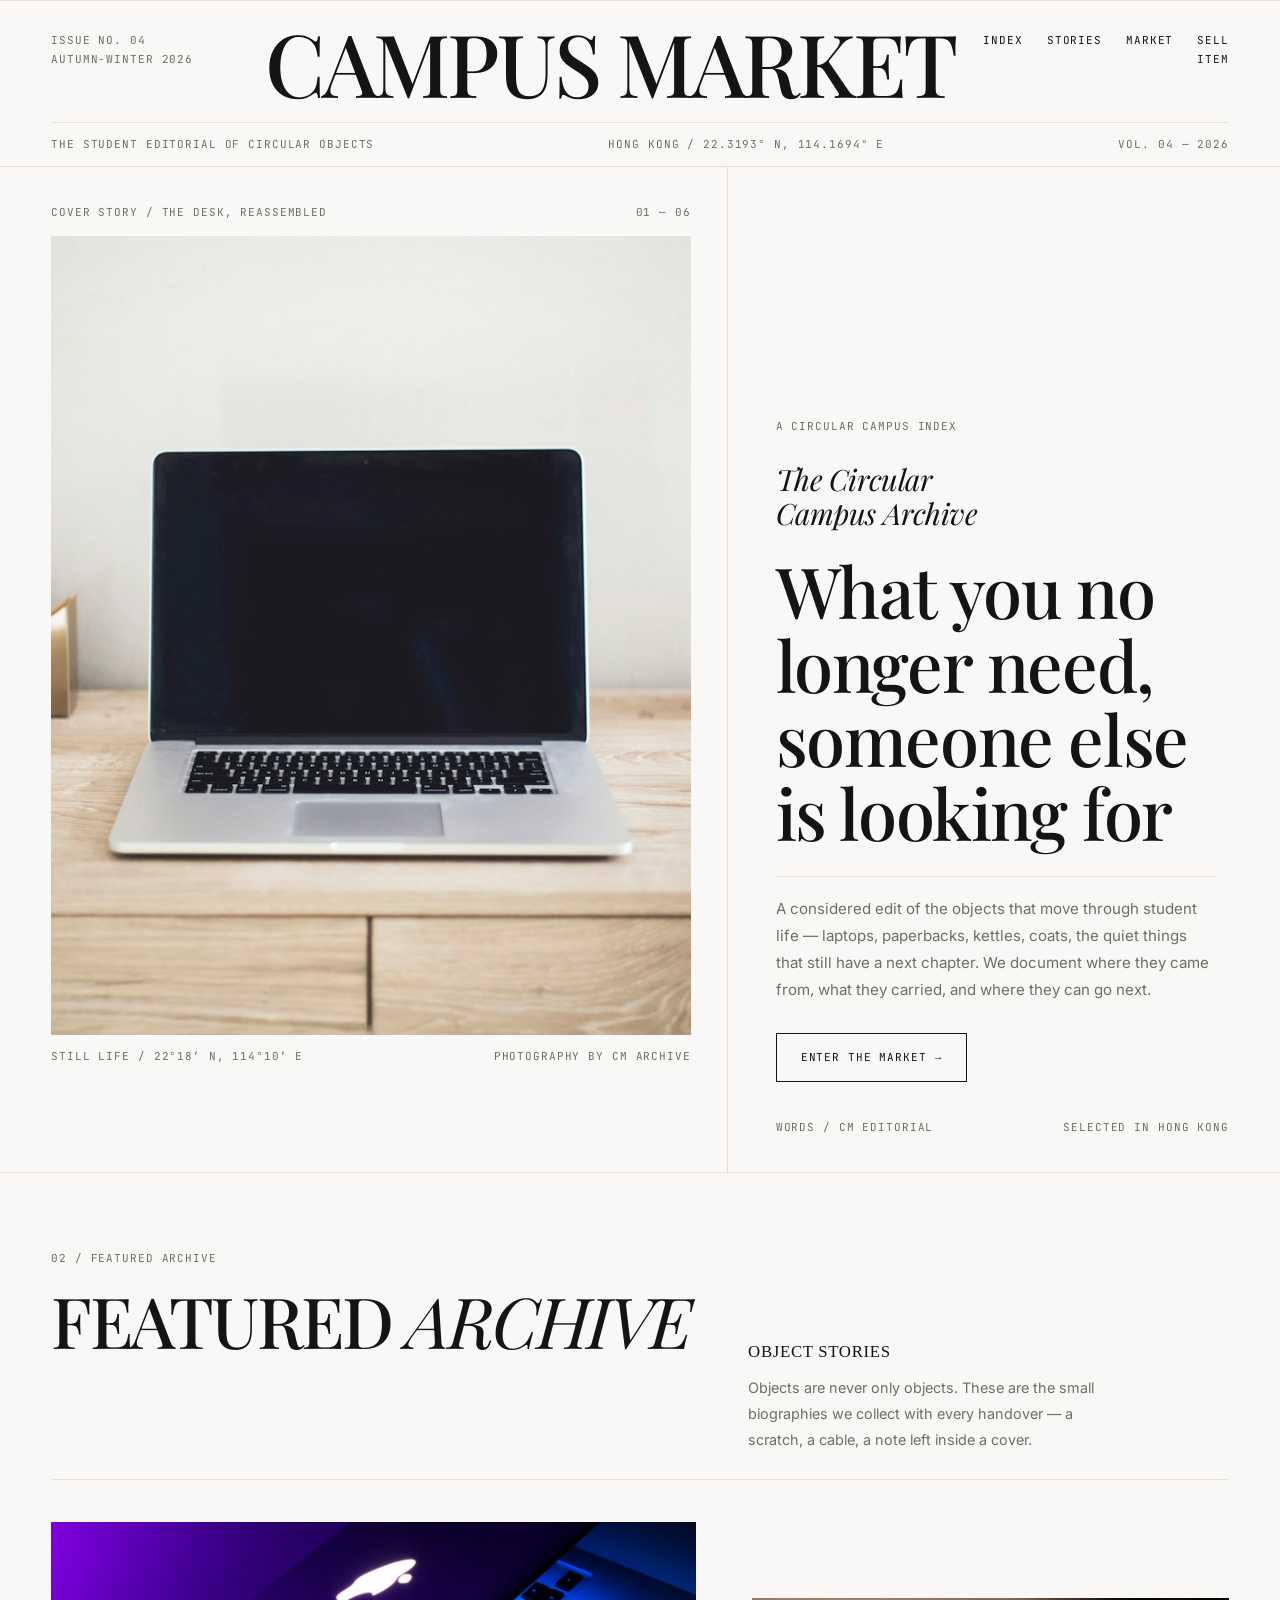
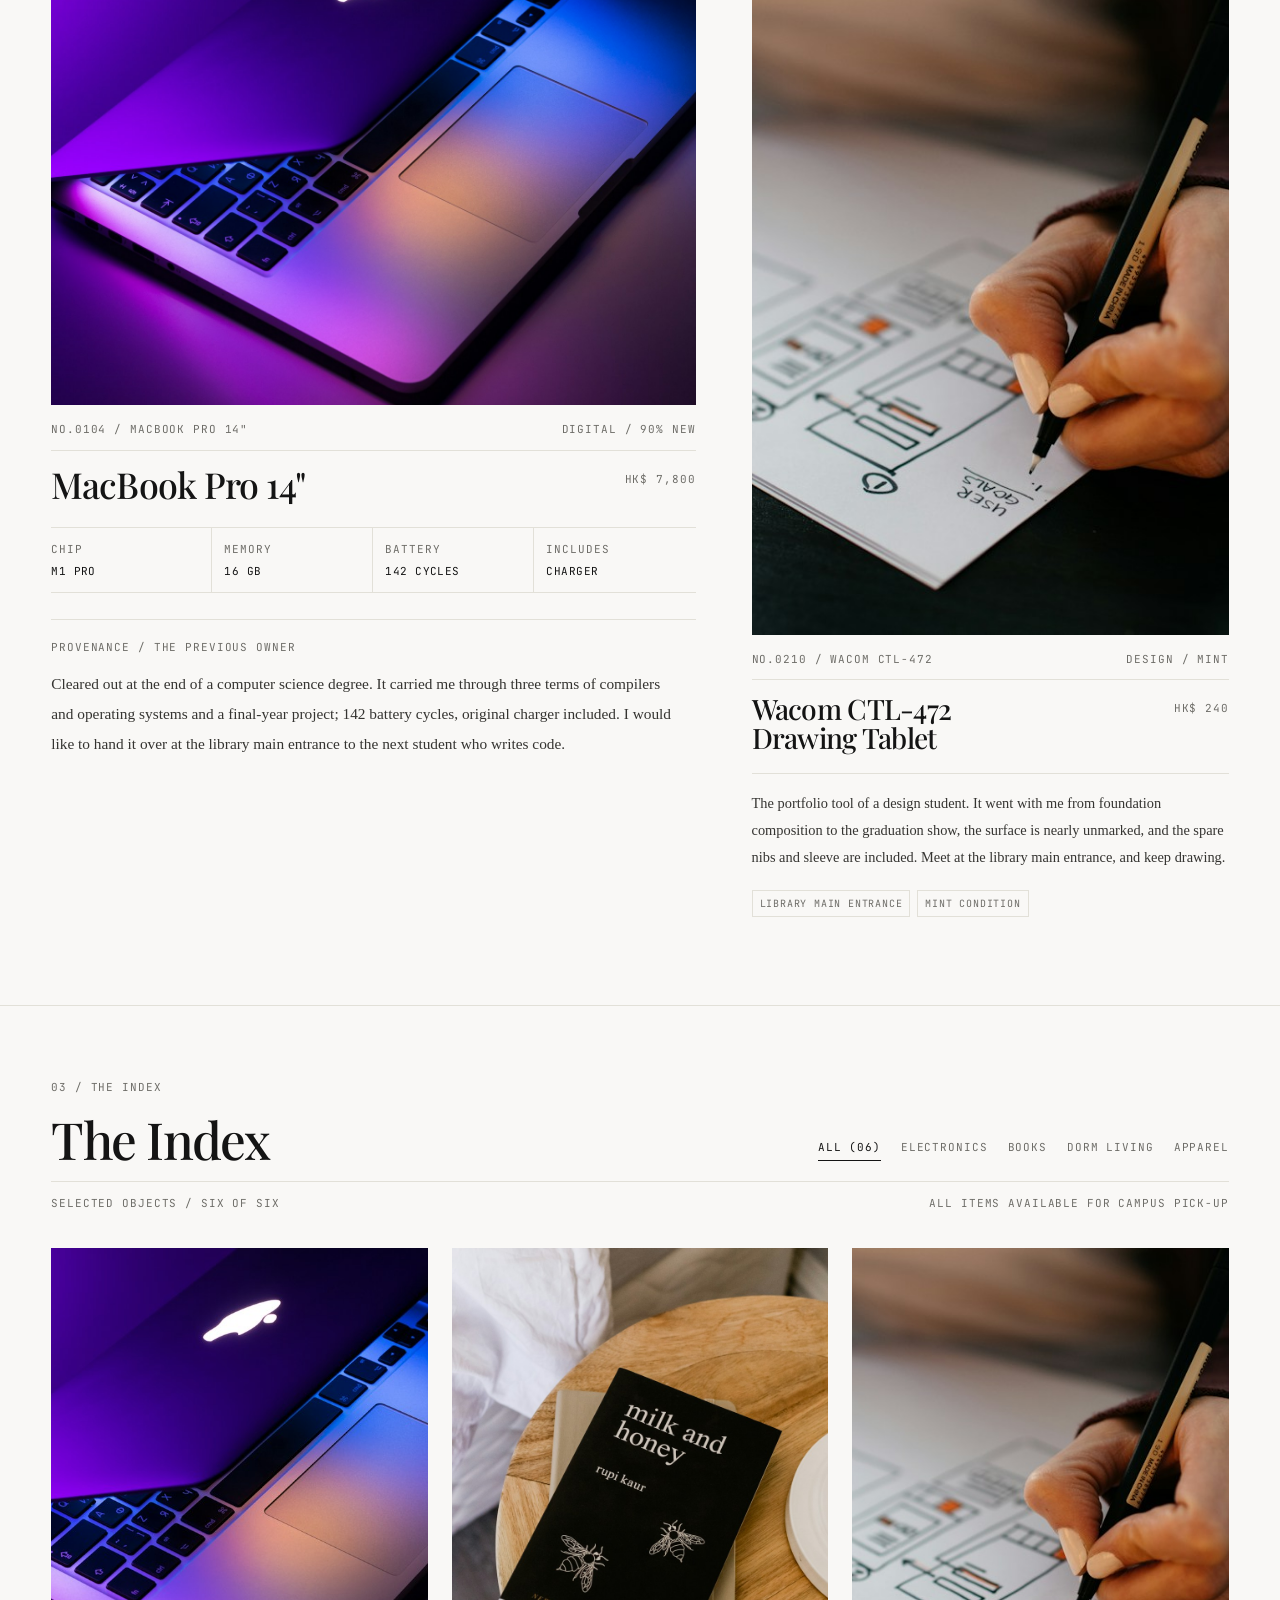
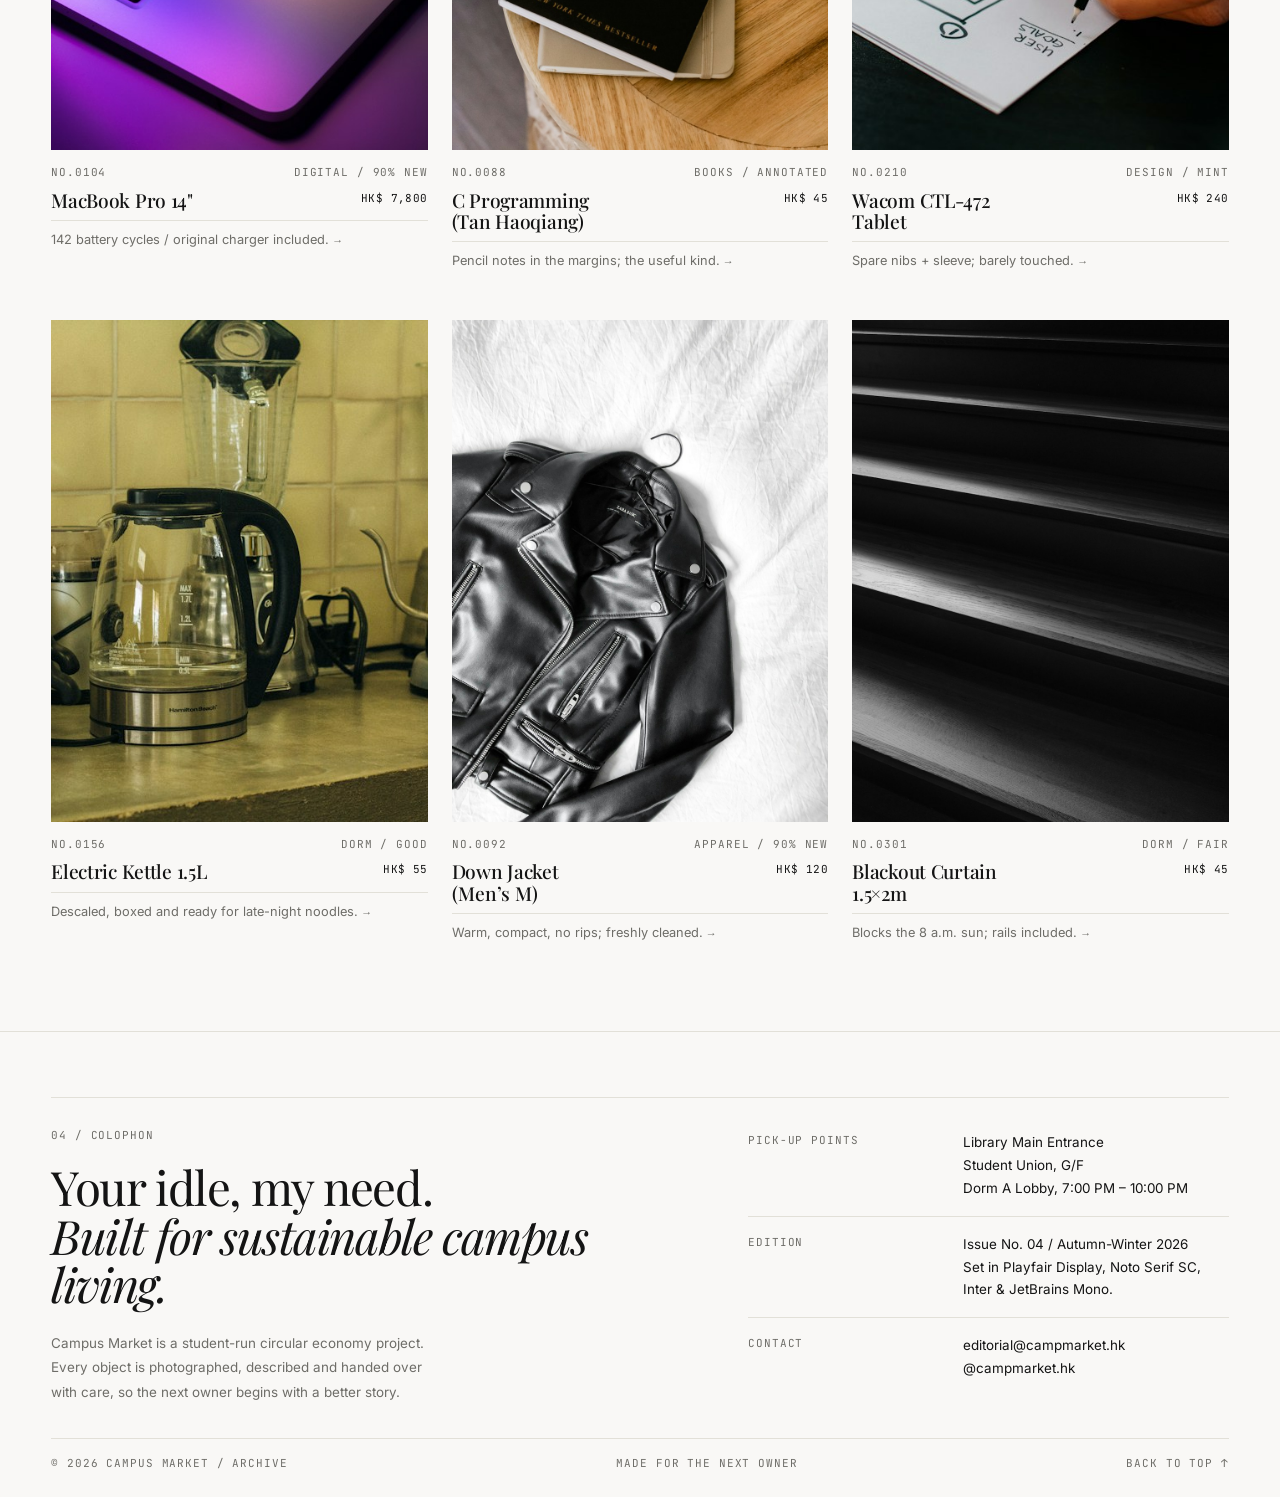
<file: public/index.html>
<!DOCTYPE html>
<html lang="en">
<head>
<meta charset="UTF-8">
<meta name="viewport" content="width=device-width, initial-scale=1.0">
<title>Campus Market — The Circular Campus Archive</title>
<meta name="description" content="Campus Market Issue No. 04 — a curated archive of objects looking for their next chapter.">
<link rel="stylesheet" href="assets/portal/fonts.css">
<style>
  :root {
    --paper: #F9F8F6;
    --card: #EFECE6;
    --ink: #141414;
    --muted: #6E6D68;
    --line: #E2E0D8;
    --gutter: clamp(20px, 4vw, 64px);
    --max: 1480px;
  }

  * {
    box-sizing: border-box;
    margin: 0;
    padding: 0;
  }

  html {
    scroll-behavior: smooth;
  }

  body {
    background: var(--paper);
    color: var(--ink);
    font-family: "Inter", sans-serif;
    font-size: 15px;
    line-height: 1.55;
    -webkit-font-smoothing: antialiased;
    text-rendering: optimizeLegibility;
    border-top: 1px solid var(--line);
  }

  img {
    display: block;
    width: 100%;
    height: 100%;
    object-fit: cover;
  }

  a {
    color: inherit;
    text-decoration: none;
  }

  button {
    border: 0;
    background: none;
    color: inherit;
    font: inherit;
    cursor: pointer;
  }

  button:focus-visible,
  a:focus-visible {
    outline: 1px solid var(--ink);
    outline-offset: 4px;
  }

  ::selection {
    background: var(--ink);
    color: var(--paper);
  }

  /* ---------- hero call to action ---------- */

  .hero-cta {
    display: inline-flex;
    align-items: center;
    gap: 12px;
    margin-top: 30px;
    border: 1px solid var(--ink);
    padding: 14px 24px;
    transition: background 0.2s ease, color 0.2s ease;
  }

  .hero-cta:hover {
    background: var(--ink);
    color: var(--paper);
  }

  .shell {
    max-width: var(--max);
    margin: 0 auto;
    padding-left: var(--gutter);
    padding-right: var(--gutter);
  }

  .mono {
    font-family: "JetBrains Mono", monospace;
    font-size: 11px;
    font-weight: 400;
    letter-spacing: 0.08em;
    text-transform: uppercase;
    line-height: 1.7;
  }

  .muted {
    color: var(--muted);
  }

  /* ---------- masthead ---------- */

  .masthead {
    border-bottom: 1px solid var(--line);
  }

  .masthead-grid {
    display: grid;
    grid-template-columns: 1fr auto 1fr;
    align-items: start;
    gap: 28px;
    padding-top: 26px;
    padding-bottom: 24px;
  }

  .issue {
    color: var(--muted);
    padding-top: 4px;
  }

  .issue span {
    display: block;
  }

  .brand {
    font-family: "Playfair Display", serif;
    font-size: clamp(2.7rem, 6.8vw, 6.8rem);
    font-weight: 500;
    line-height: 0.82;
    letter-spacing: -0.035em;
    text-align: center;
    white-space: nowrap;
  }

  .masthead-nav {
    display: flex;
    justify-content: flex-end;
    align-items: flex-start;
    gap: 24px;
    padding-top: 4px;
  }

  .masthead-nav a {
    position: relative;
    padding-bottom: 4px;
    color: var(--ink);
  }

  .masthead-nav a::after {
    content: "";
    position: absolute;
    left: 0;
    right: 0;
    bottom: 0;
    height: 1px;
    background: var(--ink);
    transform: scaleX(0);
    transform-origin: right center;
    transition: transform 260ms ease;
  }

  .masthead-nav a:hover::after {
    transform: scaleX(1);
    transform-origin: left center;
  }

  .masthead-sub {
    display: flex;
    justify-content: space-between;
    gap: 20px;
    padding-top: 12px;
    padding-bottom: 12px;
    border-top: 1px solid var(--line);
    color: var(--muted);
  }

  .masthead-sub span:last-child {
    text-align: right;
  }

  /* ---------- hero ---------- */

  .hero {
    display: grid;
    grid-template-columns: 1.35fr 1fr;
    min-height: 680px;
    border-bottom: 1px solid var(--line);
  }

  .hero-visual {
    padding: 36px 36px 36px 0;
    border-right: 1px solid var(--line);
    display: flex;
    flex-direction: column;
  }

  .hero-caption {
    display: flex;
    justify-content: space-between;
    gap: 20px;
    padding-bottom: 14px;
    color: var(--muted);
  }

  .hero-image {
    aspect-ratio: 4 / 5;
    overflow: hidden;
    background: var(--card);
  }

  .hero-image img {
    transition: transform 900ms ease;
  }

  .hero-visual:hover .hero-image img {
    transform: scale(1.025);
  }

  .hero-copy {
    padding: 36px 0 36px 48px;
    display: flex;
    flex-direction: column;
    justify-content: space-between;
    min-height: 100%;
  }

  .hero-space {
    height: 38%;
    min-height: 210px;
  }

  .hero-copy-inner {
    max-width: 580px;
  }

  .hero-italic {
    font-family: "Playfair Display", serif;
    font-style: italic;
    font-size: clamp(1.45rem, 2.3vw, 2.15rem);
    line-height: 1.15;
    letter-spacing: -0.015em;
    margin-top: 26px;
    margin-bottom: 10px;
  }

  .hero h1 {
    font-family: "Playfair Display", serif;
    font-size: clamp(2.5rem, 5.5vw, 5rem);
    font-weight: 500;
    line-height: 1.05;
    letter-spacing: -0.02em;
    margin: 24px 0 26px;
  }

  .hero-intro {
    max-width: 440px;
    color: var(--muted);
    font-size: 0.94rem;
    line-height: 1.8;
    padding-top: 18px;
    border-top: 1px solid var(--line);
  }

  .hero-meta {
    display: flex;
    justify-content: space-between;
    gap: 20px;
    color: var(--muted);
    margin-top: 36px;
  }

  /* ---------- shared editorial section ---------- */

  .section {
    padding-top: 76px;
    padding-bottom: 88px;
    border-bottom: 1px solid var(--line);
  }

  .section-no {
    color: var(--muted);
    display: block;
    margin-bottom: 18px;
  }

  .featured-head {
    display: grid;
    grid-template-columns: 1.35fr 1fr;
    gap: 48px;
    border-bottom: 1px solid var(--line);
    padding-bottom: 26px;
  }

  .featured-head h2 {
    font-family: "Playfair Display", serif;
    font-size: clamp(2.8rem, 5.5vw, 5.5rem);
    font-weight: 500;
    line-height: 0.98;
    letter-spacing: -0.035em;
  }

  .featured-head h2 em {
    font-weight: 400;
  }

  .featured-aside {
    margin-top: 90px;
    max-width: 420px;
  }

  .featured-aside .cn {
    display: block;
    font-family: serif;
    font-size: 1.05rem;
    letter-spacing: 0.04em;
    margin-bottom: 10px;
  }

  .featured-aside p {
    color: var(--muted);
    font-size: 0.9rem;
    line-height: 1.8;
    max-width: 360px;
  }

  .featured-grid {
    display: grid;
    grid-template-columns: 1.35fr 1fr;
    gap: 56px;
    align-items: start;
    padding-top: 42px;
  }

  .feature {
    min-width: 0;
  }

  .feature-image {
    overflow: hidden;
    background: var(--card);
    aspect-ratio: 4 / 3;
  }

  .feature-image img {
    transition: transform 700ms ease;
  }

  .feature:hover .feature-image img {
    transform: scale(1.025);
  }

  .feature-side {
    margin-top: 76px;
  }

  .feature-side .feature-image {
    aspect-ratio: 3 / 4;
  }

  .feature-kicker,
  .feature-title-row,
  .card-kicker,
  .card-title-row {
    display: flex;
    justify-content: space-between;
    align-items: baseline;
    gap: 18px;
  }

  .feature-kicker {
    margin-top: 15px;
    padding-bottom: 11px;
    border-bottom: 1px solid var(--line);
    color: var(--muted);
  }

  .feature-title-row {
    padding-top: 15px;
    align-items: flex-start;
  }

  .feature h3 {
    font-family: "Playfair Display", serif;
    font-size: clamp(1.7rem, 2.8vw, 2.7rem);
    font-weight: 500;
    line-height: 1.02;
    letter-spacing: -0.025em;
  }

  .feature-price {
    white-space: nowrap;
    color: var(--muted);
    padding-top: 4px;
  }

  .specs {
    display: grid;
    grid-template-columns: repeat(4, 1fr);
    gap: 0;
    border-top: 1px solid var(--line);
    border-bottom: 1px solid var(--line);
    margin-top: 24px;
  }

  .spec {
    padding: 12px 12px 12px 0;
    border-right: 1px solid var(--line);
  }

  .spec:last-child {
    border-right: 0;
    padding-left: 12px;
  }

  .spec + .spec {
    padding-left: 12px;
  }

  .spec dt {
    color: var(--muted);
    margin-bottom: 5px;
  }

  .spec dd {
    font-family: "JetBrains Mono", monospace;
    font-size: 11px;
    letter-spacing: 0.04em;
    text-transform: uppercase;
  }

  .provenance {
    margin-top: 26px;
    padding-top: 18px;
    border-top: 1px solid var(--line);
  }

  .provenance-label {
    display: block;
    color: var(--muted);
    margin-bottom: 12px;
  }

  .provenance p,
  .feature-story {
    font-family: serif;
    font-size: 0.96rem;
    line-height: 1.95;
    color: #353431;
    max-width: 620px;
  }

  .feature-side .feature-kicker {
    margin-top: 15px;
  }

  .feature-side h3 {
    font-size: clamp(1.6rem, 2.2vw, 2.25rem);
  }

  .feature-story {
    font-size: 0.9rem;
    line-height: 1.9;
    margin-top: 20px;
    padding-top: 16px;
    border-top: 1px solid var(--line);
  }

  .tag-row {
    display: flex;
    flex-wrap: wrap;
    gap: 7px;
    margin-top: 18px;
  }

  .tag {
    border: 1px solid var(--line);
    padding: 5px 7px;
    color: var(--muted);
    font-family: "JetBrains Mono", monospace;
    font-size: 10px;
    letter-spacing: 0.08em;
    text-transform: uppercase;
  }

  /* ---------- index ---------- */

  .index-section {
    padding-top: 72px;
  }

  .index-head {
    display: flex;
    justify-content: space-between;
    align-items: flex-end;
    gap: 30px;
    border-bottom: 1px solid var(--line);
    padding-bottom: 17px;
  }

  .index-title {
    font-family: "Playfair Display", serif;
    font-size: clamp(2.2rem, 4vw, 4rem);
    font-weight: 500;
    line-height: 0.95;
    letter-spacing: -0.03em;
  }

  .filters {
    display: flex;
    flex-wrap: wrap;
    justify-content: flex-end;
    gap: 20px;
    padding-bottom: 3px;
  }

  .filter {
    color: var(--muted);
    font-family: "JetBrains Mono", monospace;
    font-size: 11px;
    letter-spacing: 0.08em;
    text-transform: uppercase;
    line-height: 1.6;
    border-bottom: 1px solid transparent;
    padding: 0 0 3px;
    transition: color 180ms ease, border-color 180ms ease;
  }

  .filter:hover,
  .filter.active {
    color: var(--ink);
    border-bottom-color: var(--ink);
  }

  .index-note {
    display: flex;
    justify-content: space-between;
    gap: 20px;
    color: var(--muted);
    padding-top: 12px;
  }

  .index-grid {
    display: grid;
    grid-template-columns: repeat(3, 1fr);
    gap: 48px 24px;
    padding-top: 36px;
  }

  .product-card {
    min-width: 0;
    display: flex;
    flex-direction: column;
  }

  .product-card[hidden] {
    display: none;
  }

  .card-image {
    aspect-ratio: 3 / 4;
    overflow: hidden;
    background: var(--card);
  }

  .card-image img {
    transition: transform 600ms ease;
  }

  .product-card:hover .card-image img {
    transform: scale(1.035);
  }

  .card-kicker {
    margin-top: 13px;
    color: var(--muted);
  }

  .card-title-row {
    padding-top: 8px;
    padding-bottom: 9px;
    border-bottom: 1px solid var(--line);
    align-items: flex-start;
  }

  .card-title {
    font-family: "Playfair Display", serif;
    font-size: 1.2rem;
    font-weight: 500;
    line-height: 1.1;
    letter-spacing: -0.015em;
  }

  .card-price {
    font-family: "JetBrains Mono", monospace;
    font-size: 11px;
    letter-spacing: 0.04em;
    text-align: right;
    white-space: nowrap;
    color: var(--ink);
  }

  .card-status {
    color: var(--muted);
    font-size: 0.8rem;
    line-height: 1.6;
    margin-top: 9px;
  }

  .card-arrow {
    display: inline-block;
    margin-left: 5px;
    font-family: "JetBrains Mono", monospace;
    font-size: 11px;
    transition: transform 180ms ease;
  }

  .product-card:hover .card-arrow {
    transform: translateX(4px);
  }

  /* ---------- colophon ---------- */

  .colophon {
    padding-top: 65px;
    padding-bottom: 24px;
    background: var(--paper);
  }

  .colophon-grid {
    display: grid;
    grid-template-columns: 1.35fr 1fr;
    gap: 48px;
    border-top: 1px solid var(--line);
    border-bottom: 1px solid var(--line);
    padding-top: 28px;
    padding-bottom: 34px;
  }

  .manifesto {
    font-family: "Playfair Display", serif;
    font-size: clamp(2rem, 3.7vw, 3.4rem);
    font-weight: 400;
    line-height: 1.03;
    letter-spacing: -0.03em;
    max-width: 680px;
  }

  .manifesto em {
    font-style: italic;
  }

  .colophon-copy {
    max-width: 390px;
    color: var(--muted);
    font-size: 0.84rem;
    line-height: 1.8;
    margin-top: 22px;
  }

  .footer-index {
    padding-top: 5px;
  }

  .footer-block {
    display: grid;
    grid-template-columns: 1fr 1.35fr;
    gap: 18px;
    padding: 16px 0;
    border-bottom: 1px solid var(--line);
  }

  .footer-block:first-child {
    padding-top: 0;
  }

  .footer-block:last-child {
    border-bottom: 0;
  }

  .footer-block dt {
    color: var(--muted);
  }

  .footer-block dd {
    font-size: 0.84rem;
    line-height: 1.7;
  }

  .footer-bottom {
    display: flex;
    justify-content: space-between;
    align-items: center;
    gap: 20px;
    padding-top: 15px;
    color: var(--muted);
  }

  .footer-bottom a {
    border-bottom: 1px solid transparent;
    transition: border-color 180ms ease;
  }

  .footer-bottom a:hover {
    border-bottom-color: var(--muted);
  }

  @media (max-width: 980px) {
    .masthead-grid {
      grid-template-columns: 1fr;
      justify-items: center;
      gap: 20px;
    }

    .issue {
      order: 2;
      text-align: center;
      padding-top: 0;
    }

    .brand {
      order: 1;
      white-space: normal;
      font-size: clamp(3rem, 10vw, 5.5rem);
    }

    .masthead-nav {
      order: 3;
      justify-content: center;
    }

    .masthead-sub {
      display: none;
    }

    .hero {
      grid-template-columns: 1fr;
    }

    .hero-visual {
      padding: 26px 0 24px;
      border-right: 0;
      border-bottom: 1px solid var(--line);
    }

    .hero-copy {
      padding: 32px 0 38px;
    }

    .hero-space {
      height: 0;
      min-height: 18px;
    }

    .featured-head,
    .featured-grid,
    .colophon-grid {
      grid-template-columns: 1fr;
    }

    .featured-aside {
      margin-top: 24px;
    }

    .feature-side {
      margin-top: 24px;
    }

    .index-head {
      display: block;
    }

    .filters {
      justify-content: flex-start;
      margin-top: 22px;
    }

    .index-grid {
      grid-template-columns: repeat(2, 1fr);
    }

    .hero h1 {
      max-width: 760px;
    }
  }

  @media (max-width: 768px) {
    body {
      font-size: 14px;
    }

    .masthead-grid {
      padding-top: 20px;
      padding-bottom: 18px;
    }

    .brand {
      font-size: clamp(2.65rem, 12vw, 4.3rem);
    }

    .masthead-nav {
      gap: 18px;
    }

    .section {
      padding-top: 52px;
      padding-bottom: 62px;
    }

    .hero-caption {
      padding-bottom: 10px;
    }

    .hero-copy {
      padding-top: 26px;
    }

    .hero-italic {
      margin-top: 20px;
    }

    .hero h1 {
      font-size: clamp(2.5rem, 10.5vw, 4rem);
      margin: 20px 0 22px;
    }

    .hero-meta {
      display: block;
      margin-top: 28px;
    }

    .hero-meta span {
      display: block;
    }

    .hero-meta span + span {
      margin-top: 5px;
    }

    .featured-head {
      padding-bottom: 20px;
    }

    .featured-head h2 {
      font-size: clamp(2.7rem, 12vw, 4rem);
    }

    .featured-grid {
      gap: 44px;
      padding-top: 26px;
    }

    .feature-side {
      margin-top: 0;
    }

    .feature-image,
    .feature-side .feature-image {
      aspect-ratio: 4 / 5;
    }

    .specs {
      grid-template-columns: repeat(2, 1fr);
    }

    .spec:nth-child(2) {
      border-right: 0;
    }

    .spec:nth-child(3),
    .spec:nth-child(4) {
      border-top: 1px solid var(--line);
    }

    .spec:nth-child(3) {
      padding-left: 0;
    }

    .index-grid {
      grid-template-columns: 1fr;
      gap: 42px;
      padding-top: 26px;
    }

    .index-note {
      display: block;
    }

    .index-note span {
      display: block;
    }

    .index-note span + span {
      margin-top: 4px;
    }

    .footer-bottom {
      display: block;
    }

    .footer-bottom span {
      display: block;
    }

    .footer-bottom span + span {
      margin-top: 7px;
    }
  }
</style>
</head>
<body>
  <header class="masthead">
    <div class="shell">
      <div class="masthead-grid">
        <div class="issue mono">
          <span>ISSUE NO. 04</span>
          <span>AUTUMN-WINTER 2026</span>
        </div>
        <a class="brand" href="#top">CAMPUS MARKET</a>
        <nav class="masthead-nav mono" aria-label="Main navigation">
          <a href="#index">INDEX</a>
          <a href="#featured">STORIES</a>
          <a href="market.html">MARKET</a>
          <a href="market.html#/publish">SELL ITEM</a>
        </nav>
      </div>
      <div class="masthead-sub mono">
        <span>THE STUDENT EDITORIAL OF CIRCULAR OBJECTS</span>
        <span>HONG KONG / 22.3193° N, 114.1694° E</span>
        <span>VOL. 04 — 2026</span>
      </div>
    </div>
  </header>

  <main id="top">
    <section class="hero shell" aria-labelledby="hero-title">
      <div class="hero-visual">
        <div class="hero-caption mono">
          <span>COVER STORY / THE DESK, REASSEMBLED</span>
          <span>01 — 06</span>
        </div>
        <figure class="hero-image">
          <img src="assets/portal/img-01-149618113320.jpg" alt="A minimalist wooden desk with an open laptop, a small plant and brass objects" loading="eager">
        </figure>
        <div class="hero-caption mono" style="padding-top:12px;padding-bottom:0">
          <span>STILL LIFE / 22°18′ N, 114°10′ E</span>
          <span>PHOTOGRAPHY BY CM ARCHIVE</span>
        </div>
      </div>

      <div class="hero-copy">
        <div class="hero-space" aria-hidden="true"></div>
        <div class="hero-copy-inner">
          <span class="mono muted">A CIRCULAR CAMPUS INDEX</span>
          <p class="hero-italic">The Circular<br><em>Campus Archive</em></p>
          <h1 id="hero-title">What you no longer need,<br>someone else is looking for</h1>
          <p class="hero-intro">
            A considered edit of the objects that move through student life — laptops, paperbacks, kettles, coats, the quiet things that still have a next chapter. We document where they came from, what they carried, and where they can go next.
          </p>
          <a class="hero-cta mono" href="market.html">ENTER THE MARKET &rarr;</a>
          <div class="hero-meta mono">
            <span>WORDS / CM EDITORIAL</span>
            <span>SELECTED IN HONG KONG</span>
          </div>
        </div>
      </div>
    </section>

    <section class="section shell" id="featured" aria-labelledby="featured-title">
      <div class="featured-head">
        <div>
          <span class="section-no mono">02 / FEATURED ARCHIVE</span>
          <h2 id="featured-title">FEATURED <em>ARCHIVE</em></h2>
        </div>
        <div class="featured-aside">
          <span class="cn">OBJECT STORIES</span>
          <p>Objects are never only objects. These are the small biographies we collect with every handover — a scratch, a cable, a note left inside a cover.</p>
        </div>
      </div>

      <div class="featured-grid">
        <article class="feature feature-main">
          <figure class="feature-image">
            <img src="assets/portal/img-02-151733671473.jpg" alt="A MacBook Pro on a desk lit in violet and blue" loading="lazy">
          </figure>
          <div class="feature-kicker mono">
            <span>NO.0104 / MACBOOK PRO 14&quot;</span>
            <span>DIGITAL / 90% NEW</span>
          </div>
          <div class="feature-title-row">
            <h3>MacBook Pro 14&quot;</h3>
            <span class="feature-price mono">HK$ 7,800</span>
          </div>
          <dl class="specs">
            <div class="spec">
              <dt class="mono">CHIP</dt>
              <dd>M1 PRO</dd>
            </div>
            <div class="spec">
              <dt class="mono">MEMORY</dt>
              <dd>16 GB</dd>
            </div>
            <div class="spec">
              <dt class="mono">BATTERY</dt>
              <dd>142 CYCLES</dd>
            </div>
            <div class="spec">
              <dt class="mono">INCLUDES</dt>
              <dd>CHARGER</dd>
            </div>
          </dl>
          <div class="provenance">
            <span class="provenance-label mono">PROVENANCE / THE PREVIOUS OWNER</span>
            <p>Cleared out at the end of a computer science degree. It carried me through three terms of compilers and operating systems and a final-year project; 142 battery cycles, original charger included. I would like to hand it over at the library main entrance to the next student who writes code.</p>
          </div>
        </article>

        <article class="feature feature-side">
          <figure class="feature-image">
            <img src="assets/portal/img-03-158129151885.jpg" alt="A designer drawing a floor plan with a pen on paper" loading="lazy">
          </figure>
          <div class="feature-kicker mono">
            <span>NO.0210 / WACOM CTL-472</span>
            <span>DESIGN / MINT</span>
          </div>
          <div class="feature-title-row">
            <h3>Wacom CTL-472<br>Drawing Tablet</h3>
            <span class="feature-price mono">HK$ 240</span>
          </div>
          <p class="feature-story">The portfolio tool of a design student. It went with me from foundation composition to the graduation show, the surface is nearly unmarked, and the spare nibs and sleeve are included. Meet at the library main entrance, and keep drawing.</p>
          <div class="tag-row">
            <span class="tag">LIBRARY MAIN ENTRANCE</span>
            <span class="tag">MINT CONDITION</span>
          </div>
        </article>
      </div>
    </section>

    <section class="section index-section shell" id="index" aria-labelledby="index-title">
      <div class="index-head">
        <div>
          <span class="section-no mono">03 / THE INDEX</span>
          <h2 class="index-title" id="index-title">The Index</h2>
        </div>
        <div class="filters" role="group" aria-label="Filter archive by category">
          <button class="filter active" type="button" data-filter="all" aria-pressed="true">ALL (06)</button>
          <button class="filter" type="button" data-filter="electronics" aria-pressed="false">ELECTRONICS</button>
          <button class="filter" type="button" data-filter="books" aria-pressed="false">BOOKS</button>
          <button class="filter" type="button" data-filter="dorm" aria-pressed="false">DORM LIVING</button>
          <button class="filter" type="button" data-filter="apparel" aria-pressed="false">APPAREL</button>
        </div>
      </div>
      <div class="index-note mono">
        <span>SELECTED OBJECTS / SIX OF SIX</span>
        <span>ALL ITEMS AVAILABLE FOR CAMPUS PICK-UP</span>
      </div>

      <div class="index-grid">
        <article class="product-card" data-category="electronics">
          <figure class="card-image">
            <img src="assets/portal/img-04-151733671473.jpg" alt="MacBook Pro 14 inch" loading="lazy">
          </figure>
          <div class="card-kicker mono">
            <span>NO.0104</span>
            <span>DIGITAL / 90% NEW</span>
          </div>
          <div class="card-title-row">
            <h3 class="card-title">MacBook Pro 14&quot;</h3>
            <span class="card-price">HK$ 7,800</span>
          </div>
          <p class="card-status">142 battery cycles / original charger included.<span class="card-arrow">→</span></p>
        </article>

        <article class="product-card" data-category="books">
          <figure class="card-image">
            <img src="assets/portal/img-05-1544947950-f.jpg" alt="A paperback book resting on a wooden table" loading="lazy">
          </figure>
          <div class="card-kicker mono">
            <span>NO.0088</span>
            <span>BOOKS / ANNOTATED</span>
          </div>
          <div class="card-title-row">
            <h3 class="card-title">C Programming<br>(Tan Haoqiang)</h3>
            <span class="card-price">HK$ 45</span>
          </div>
          <p class="card-status">Pencil notes in the margins; the useful kind.<span class="card-arrow">→</span></p>
        </article>

        <article class="product-card" data-category="electronics">
          <figure class="card-image">
            <img src="assets/portal/img-06-158129151885.jpg" alt="A hand drawing with a pen on a desk" loading="lazy">
          </figure>
          <div class="card-kicker mono">
            <span>NO.0210</span>
            <span>DESIGN / MINT</span>
          </div>
          <div class="card-title-row">
            <h3 class="card-title">Wacom CTL-472<br>Tablet</h3>
            <span class="card-price">HK$ 240</span>
          </div>
          <p class="card-status">Spare nibs + sleeve; barely touched.<span class="card-arrow">→</span></p>
        </article>

        <article class="product-card" data-category="dorm">
          <figure class="card-image">
            <img src="assets/portal/img-07-159743965158.jpg" alt="A collection of electric kettles on a kitchen counter" loading="lazy">
          </figure>
          <div class="card-kicker mono">
            <span>NO.0156</span>
            <span>DORM / GOOD</span>
          </div>
          <div class="card-title-row">
            <h3 class="card-title">Electric Kettle 1.5L</h3>
            <span class="card-price">HK$ 55</span>
          </div>
          <p class="card-status">Descaled, boxed and ready for late-night noodles.<span class="card-arrow">→</span></p>
        </article>

        <article class="product-card" data-category="apparel">
          <figure class="card-image">
            <img src="assets/portal/img-08-1551028719-0.jpg" alt="A black leather jacket on a white surface" loading="lazy">
          </figure>
          <div class="card-kicker mono">
            <span>NO.0092</span>
            <span>APPAREL / 90% NEW</span>
          </div>
          <div class="card-title-row">
            <h3 class="card-title">Down Jacket<br>(Men&rsquo;s M)</h3>
            <span class="card-price">HK$ 120</span>
          </div>
          <p class="card-status">Warm, compact, no rips; freshly cleaned.<span class="card-arrow">→</span></p>
        </article>

        <article class="product-card" data-category="dorm">
          <figure class="card-image">
            <img src="assets/portal/img-09-163642040848.jpg" alt="Light and shadow falling across blackout blinds" loading="lazy">
          </figure>
          <div class="card-kicker mono">
            <span>NO.0301</span>
            <span>DORM / FAIR</span>
          </div>
          <div class="card-title-row">
            <h3 class="card-title">Blackout Curtain<br>1.5&times;2m</h3>
            <span class="card-price">HK$ 45</span>
          </div>
          <p class="card-status">Blocks the 8 a.m. sun; rails included.<span class="card-arrow">→</span></p>
        </article>
      </div>
    </section>
  </main>

  <footer class="colophon shell" id="colophon">
    <div class="colophon-grid">
      <div>
        <span class="section-no mono">04 / COLOPHON</span>
        <p class="manifesto">Your idle, my need.<br><em>Built for sustainable campus living.</em></p>
        <p class="colophon-copy">Campus Market is a student-run circular economy project. Every object is photographed, described and handed over with care, so the next owner begins with a better story.</p>
      </div>
      <div class="footer-index">
        <dl>
          <div class="footer-block">
            <dt class="mono">PICK-UP POINTS</dt>
            <dd>Library Main Entrance<br>Student Union, G/F<br>Dorm A Lobby, 7:00 PM &ndash; 10:00 PM</dd>
          </div>
          <div class="footer-block">
            <dt class="mono">EDITION</dt>
            <dd>Issue No. 04 / Autumn-Winter 2026<br>Set in Playfair Display, Noto Serif SC, Inter &amp; JetBrains Mono.</dd>
          </div>
          <div class="footer-block">
            <dt class="mono">CONTACT</dt>
            <dd>editorial@campmarket.hk<br>@campmarket.hk</dd>
          </div>
        </dl>
      </div>
    </div>
    <div class="footer-bottom mono">
      <span>&copy; 2026 CAMPUS MARKET / ARCHIVE</span>
      <span>MADE FOR THE NEXT OWNER</span>
      <a href="#top">BACK TO TOP &uarr;</a>
    </div>
  </footer>

  <script>
    const filters = document.querySelectorAll('[data-filter]');
    const cards = document.querySelectorAll('[data-category]');

    filters.forEach((button) => {
      button.addEventListener('click', () => {
        const category = button.dataset.filter;

        filters.forEach((item) => {
          const active = item === button;
          item.classList.toggle('active', active);
          item.setAttribute('aria-pressed', String(active));
        });

        cards.forEach((card) => {
          card.hidden = category !== 'all' && card.dataset.category !== category;
        });
      });
    });
  </script>
</body>
</html>
</file>
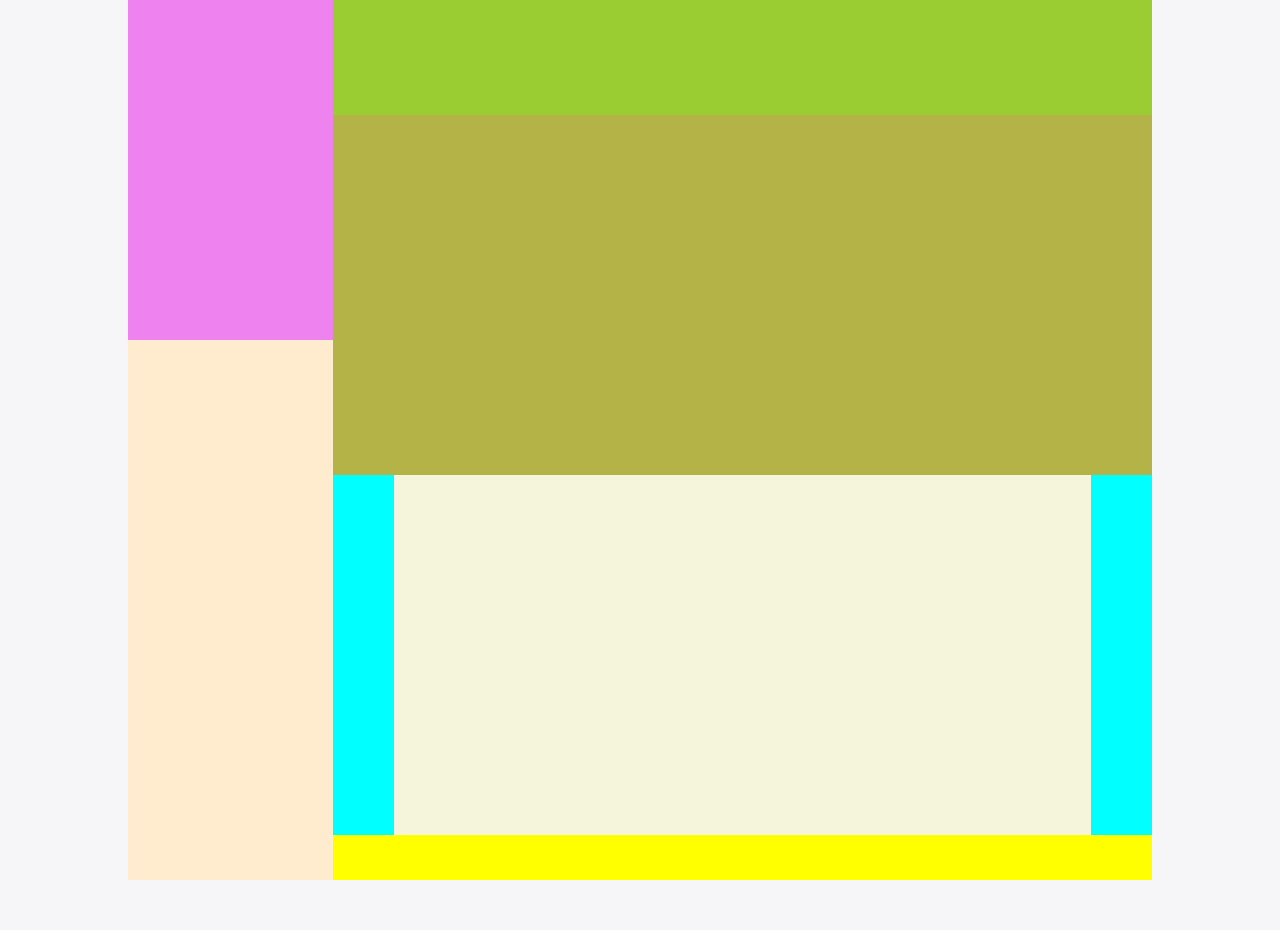
<file: legacy/commodity.html>
<!DOCTYPE html>
<html lang="en">
<head>
    <meta charset="UTF-8">
    <meta name="viewport" content="width=device-width, initial-scale=1.0">
    <title>Document</title>
    <link rel="stylesheet" href="CSS/style4.css" />
</head>
<body>
    <div class="main">
        <div class="main-left">
            <div class="main-left-seller"></div>
        </div>
        <div class="main-right">
            <div class="main-right-nav"></div>
            <div class="main-right-picture"></div>
            <div class="main-right-text-position">
                <div class="main-right-text"></div>
            </div>
            
        </div>
    </div>
    
</body>
</html>
</file>
<file: public/assets/portal/fonts.css>
/* latin-ext */
@font-face {
  font-family: 'Inter';
  font-style: normal;
  font-weight: 300;
  font-display: swap;
  src: url(fonts/font-01.woff2) format('woff2');
  unicode-range: U+0100-02BA, U+02BD-02C5, U+02C7-02CC, U+02CE-02D7, U+02DD-02FF, U+0304, U+0308, U+0329, U+1D00-1DBF, U+1E00-1E9F, U+1EF2-1EFF, U+2020, U+20A0-20AB, U+20AD-20C4, U+2113, U+2C60-2C7F, U+A720-A7FF;
}

/* latin */
@font-face {
  font-family: 'Inter';
  font-style: normal;
  font-weight: 300;
  font-display: swap;
  src: url(fonts/font-02.woff2) format('woff2');
  unicode-range: U+0000-00FF, U+0131, U+0152-0153, U+02BB-02BC, U+02C6, U+02DA, U+02DC, U+0304, U+0308, U+0329, U+2000-206F, U+20AC, U+2122, U+2191, U+2193, U+2212, U+2215, U+FEFF, U+FFFD;
}

/* latin-ext */
@font-face {
  font-family: 'Inter';
  font-style: normal;
  font-weight: 400;
  font-display: swap;
  src: url(fonts/font-03.woff2) format('woff2');
  unicode-range: U+0100-02BA, U+02BD-02C5, U+02C7-02CC, U+02CE-02D7, U+02DD-02FF, U+0304, U+0308, U+0329, U+1D00-1DBF, U+1E00-1E9F, U+1EF2-1EFF, U+2020, U+20A0-20AB, U+20AD-20C4, U+2113, U+2C60-2C7F, U+A720-A7FF;
}

/* latin */
@font-face {
  font-family: 'Inter';
  font-style: normal;
  font-weight: 400;
  font-display: swap;
  src: url(fonts/font-04.woff2) format('woff2');
  unicode-range: U+0000-00FF, U+0131, U+0152-0153, U+02BB-02BC, U+02C6, U+02DA, U+02DC, U+0304, U+0308, U+0329, U+2000-206F, U+20AC, U+2122, U+2191, U+2193, U+2212, U+2215, U+FEFF, U+FFFD;
}

/* latin-ext */
@font-face {
  font-family: 'Inter';
  font-style: normal;
  font-weight: 500;
  font-display: swap;
  src: url(fonts/font-05.woff2) format('woff2');
  unicode-range: U+0100-02BA, U+02BD-02C5, U+02C7-02CC, U+02CE-02D7, U+02DD-02FF, U+0304, U+0308, U+0329, U+1D00-1DBF, U+1E00-1E9F, U+1EF2-1EFF, U+2020, U+20A0-20AB, U+20AD-20C4, U+2113, U+2C60-2C7F, U+A720-A7FF;
}

/* latin */
@font-face {
  font-family: 'Inter';
  font-style: normal;
  font-weight: 500;
  font-display: swap;
  src: url(fonts/font-06.woff2) format('woff2');
  unicode-range: U+0000-00FF, U+0131, U+0152-0153, U+02BB-02BC, U+02C6, U+02DA, U+02DC, U+0304, U+0308, U+0329, U+2000-206F, U+20AC, U+2122, U+2191, U+2193, U+2212, U+2215, U+FEFF, U+FFFD;
}

/* latin-ext */
@font-face {
  font-family: 'Inter';
  font-style: normal;
  font-weight: 600;
  font-display: swap;
  src: url(fonts/font-07.woff2) format('woff2');
  unicode-range: U+0100-02BA, U+02BD-02C5, U+02C7-02CC, U+02CE-02D7, U+02DD-02FF, U+0304, U+0308, U+0329, U+1D00-1DBF, U+1E00-1E9F, U+1EF2-1EFF, U+2020, U+20A0-20AB, U+20AD-20C4, U+2113, U+2C60-2C7F, U+A720-A7FF;
}

/* latin */
@font-face {
  font-family: 'Inter';
  font-style: normal;
  font-weight: 600;
  font-display: swap;
  src: url(fonts/font-08.woff2) format('woff2');
  unicode-range: U+0000-00FF, U+0131, U+0152-0153, U+02BB-02BC, U+02C6, U+02DA, U+02DC, U+0304, U+0308, U+0329, U+2000-206F, U+20AC, U+2122, U+2191, U+2193, U+2212, U+2215, U+FEFF, U+FFFD;
}

/* latin-ext */
@font-face {
  font-family: 'JetBrains Mono';
  font-style: normal;
  font-weight: 400;
  font-display: swap;
  src: url(fonts/font-09.woff2) format('woff2');
  unicode-range: U+0100-02BA, U+02BD-02C5, U+02C7-02CC, U+02CE-02D7, U+02DD-02FF, U+0304, U+0308, U+0329, U+1D00-1DBF, U+1E00-1E9F, U+1EF2-1EFF, U+2020, U+20A0-20AB, U+20AD-20C4, U+2113, U+2C60-2C7F, U+A720-A7FF;
}

/* latin */
@font-face {
  font-family: 'JetBrains Mono';
  font-style: normal;
  font-weight: 400;
  font-display: swap;
  src: url(fonts/font-10.woff2) format('woff2');
  unicode-range: U+0000-00FF, U+0131, U+0152-0153, U+02BB-02BC, U+02C6, U+02DA, U+02DC, U+0304, U+0308, U+0329, U+2000-206F, U+20AC, U+2122, U+2191, U+2193, U+2212, U+2215, U+FEFF, U+FFFD;
}

/* latin-ext */
@font-face {
  font-family: 'JetBrains Mono';
  font-style: normal;
  font-weight: 500;
  font-display: swap;
  src: url(fonts/font-11.woff2) format('woff2');
  unicode-range: U+0100-02BA, U+02BD-02C5, U+02C7-02CC, U+02CE-02D7, U+02DD-02FF, U+0304, U+0308, U+0329, U+1D00-1DBF, U+1E00-1E9F, U+1EF2-1EFF, U+2020, U+20A0-20AB, U+20AD-20C4, U+2113, U+2C60-2C7F, U+A720-A7FF;
}

/* latin */
@font-face {
  font-family: 'JetBrains Mono';
  font-style: normal;
  font-weight: 500;
  font-display: swap;
  src: url(fonts/font-12.woff2) format('woff2');
  unicode-range: U+0000-00FF, U+0131, U+0152-0153, U+02BB-02BC, U+02C6, U+02DA, U+02DC, U+0304, U+0308, U+0329, U+2000-206F, U+20AC, U+2122, U+2191, U+2193, U+2212, U+2215, U+FEFF, U+FFFD;
}

/* latin-ext */
@font-face {
  font-family: 'JetBrains Mono';
  font-style: normal;
  font-weight: 600;
  font-display: swap;
  src: url(fonts/font-13.woff2) format('woff2');
  unicode-range: U+0100-02BA, U+02BD-02C5, U+02C7-02CC, U+02CE-02D7, U+02DD-02FF, U+0304, U+0308, U+0329, U+1D00-1DBF, U+1E00-1E9F, U+1EF2-1EFF, U+2020, U+20A0-20AB, U+20AD-20C4, U+2113, U+2C60-2C7F, U+A720-A7FF;
}

/* latin */
@font-face {
  font-family: 'JetBrains Mono';
  font-style: normal;
  font-weight: 600;
  font-display: swap;
  src: url(fonts/font-14.woff2) format('woff2');
  unicode-range: U+0000-00FF, U+0131, U+0152-0153, U+02BB-02BC, U+02C6, U+02DA, U+02DC, U+0304, U+0308, U+0329, U+2000-206F, U+20AC, U+2122, U+2191, U+2193, U+2212, U+2215, U+FEFF, U+FFFD;
}

/* latin-ext */
@font-face {
  font-family: 'Playfair Display';
  font-style: italic;
  font-weight: 400;
  font-display: swap;
  src: url(fonts/font-15.woff2) format('woff2');
  unicode-range: U+0100-02BA, U+02BD-02C5, U+02C7-02CC, U+02CE-02D7, U+02DD-02FF, U+0304, U+0308, U+0329, U+1D00-1DBF, U+1E00-1E9F, U+1EF2-1EFF, U+2020, U+20A0-20AB, U+20AD-20C4, U+2113, U+2C60-2C7F, U+A720-A7FF;
}

/* latin */
@font-face {
  font-family: 'Playfair Display';
  font-style: italic;
  font-weight: 400;
  font-display: swap;
  src: url(fonts/font-16.woff2) format('woff2');
  unicode-range: U+0000-00FF, U+0131, U+0152-0153, U+02BB-02BC, U+02C6, U+02DA, U+02DC, U+0304, U+0308, U+0329, U+2000-206F, U+20AC, U+2122, U+2191, U+2193, U+2212, U+2215, U+FEFF, U+FFFD;
}

/* latin-ext */
@font-face {
  font-family: 'Playfair Display';
  font-style: italic;
  font-weight: 500;
  font-display: swap;
  src: url(fonts/font-17.woff2) format('woff2');
  unicode-range: U+0100-02BA, U+02BD-02C5, U+02C7-02CC, U+02CE-02D7, U+02DD-02FF, U+0304, U+0308, U+0329, U+1D00-1DBF, U+1E00-1E9F, U+1EF2-1EFF, U+2020, U+20A0-20AB, U+20AD-20C4, U+2113, U+2C60-2C7F, U+A720-A7FF;
}

/* latin */
@font-face {
  font-family: 'Playfair Display';
  font-style: italic;
  font-weight: 500;
  font-display: swap;
  src: url(fonts/font-18.woff2) format('woff2');
  unicode-range: U+0000-00FF, U+0131, U+0152-0153, U+02BB-02BC, U+02C6, U+02DA, U+02DC, U+0304, U+0308, U+0329, U+2000-206F, U+20AC, U+2122, U+2191, U+2193, U+2212, U+2215, U+FEFF, U+FFFD;
}

/* latin-ext */
@font-face {
  font-family: 'Playfair Display';
  font-style: normal;
  font-weight: 400;
  font-display: swap;
  src: url(fonts/font-19.woff2) format('woff2');
  unicode-range: U+0100-02BA, U+02BD-02C5, U+02C7-02CC, U+02CE-02D7, U+02DD-02FF, U+0304, U+0308, U+0329, U+1D00-1DBF, U+1E00-1E9F, U+1EF2-1EFF, U+2020, U+20A0-20AB, U+20AD-20C4, U+2113, U+2C60-2C7F, U+A720-A7FF;
}

/* latin */
@font-face {
  font-family: 'Playfair Display';
  font-style: normal;
  font-weight: 400;
  font-display: swap;
  src: url(fonts/font-20.woff2) format('woff2');
  unicode-range: U+0000-00FF, U+0131, U+0152-0153, U+02BB-02BC, U+02C6, U+02DA, U+02DC, U+0304, U+0308, U+0329, U+2000-206F, U+20AC, U+2122, U+2191, U+2193, U+2212, U+2215, U+FEFF, U+FFFD;
}

/* latin-ext */
@font-face {
  font-family: 'Playfair Display';
  font-style: normal;
  font-weight: 500;
  font-display: swap;
  src: url(fonts/font-21.woff2) format('woff2');
  unicode-range: U+0100-02BA, U+02BD-02C5, U+02C7-02CC, U+02CE-02D7, U+02DD-02FF, U+0304, U+0308, U+0329, U+1D00-1DBF, U+1E00-1E9F, U+1EF2-1EFF, U+2020, U+20A0-20AB, U+20AD-20C4, U+2113, U+2C60-2C7F, U+A720-A7FF;
}

/* latin */
@font-face {
  font-family: 'Playfair Display';
  font-style: normal;
  font-weight: 500;
  font-display: swap;
  src: url(fonts/font-22.woff2) format('woff2');
  unicode-range: U+0000-00FF, U+0131, U+0152-0153, U+02BB-02BC, U+02C6, U+02DA, U+02DC, U+0304, U+0308, U+0329, U+2000-206F, U+20AC, U+2122, U+2191, U+2193, U+2212, U+2215, U+FEFF, U+FFFD;
}

/* latin-ext */
@font-face {
  font-family: 'Playfair Display';
  font-style: normal;
  font-weight: 600;
  font-display: swap;
  src: url(fonts/font-23.woff2) format('woff2');
  unicode-range: U+0100-02BA, U+02BD-02C5, U+02C7-02CC, U+02CE-02D7, U+02DD-02FF, U+0304, U+0308, U+0329, U+1D00-1DBF, U+1E00-1E9F, U+1EF2-1EFF, U+2020, U+20A0-20AB, U+20AD-20C4, U+2113, U+2C60-2C7F, U+A720-A7FF;
}

/* latin */
@font-face {
  font-family: 'Playfair Display';
  font-style: normal;
  font-weight: 600;
  font-display: swap;
  src: url(fonts/font-24.woff2) format('woff2');
  unicode-range: U+0000-00FF, U+0131, U+0152-0153, U+02BB-02BC, U+02C6, U+02DA, U+02DC, U+0304, U+0308, U+0329, U+2000-206F, U+20AC, U+2122, U+2191, U+2193, U+2212, U+2215, U+FEFF, U+FFFD;
}

/* latin-ext */
@font-face {
  font-family: 'Playfair Display';
  font-style: normal;
  font-weight: 700;
  font-display: swap;
  src: url(fonts/font-25.woff2) format('woff2');
  unicode-range: U+0100-02BA, U+02BD-02C5, U+02C7-02CC, U+02CE-02D7, U+02DD-02FF, U+0304, U+0308, U+0329, U+1D00-1DBF, U+1E00-1E9F, U+1EF2-1EFF, U+2020, U+20A0-20AB, U+20AD-20C4, U+2113, U+2C60-2C7F, U+A720-A7FF;
}

/* latin */
@font-face {
  font-family: 'Playfair Display';
  font-style: normal;
  font-weight: 700;
  font-display: swap;
  src: url(fonts/font-26.woff2) format('woff2');
  unicode-range: U+0000-00FF, U+0131, U+0152-0153, U+02BB-02BC, U+02C6, U+02DA, U+02DC, U+0304, U+0308, U+0329, U+2000-206F, U+20AC, U+2122, U+2191, U+2193, U+2212, U+2215, U+FEFF, U+FFFD;
}
</file>
<file: legacy/CSS/style4.css>
@import url('https://fonts.googleapis.com/css2?family=Poppins:ital,wght@0,200;1,100&display=swap');
*{
	box-sizing: border-box;
    font-family: "Montserrat",sans-serif;
}
body{
	background: #f6f5f7;
	display: flex;
	justify-content: center;
	align-items: center;
	flex-direction: column;
	margin: -20px 0 50px;
    height: 100vh;
}
.main{
    min-height: 100%;
    width: 80%;
    background-color: aquamarine;
    display: flex;

}
.main-left{
    float: left;
    width: 20%;
    height: 100%;
    background-color: blanchedalmond;
}
.main-right{
    float: right;
    width: 80%;
    height: 100%;
    background-color: yellow;
    display: flex;
	flex-direction: column;
}
.main-left-seller{
    height: 40vh;
    width: 100%;
    background-color: violet;
    display: flex;
	justify-content: center;
	align-items: center;
	flex-direction: column;
} 
.main-right-nav{
    min-height: 15vh;
    width: 100%;
    background-color: yellowgreen;
}  
.main-right-text-position{
    min-height: 40%;
    width: 100%;
    background-color: aqua;
    display: flex;
    justify-content: center;
}
.main-right-text{
    width: 85%;
    min-height: 40%;
    background-color: beige;
}
.main-right-picture{
    width: 100%;
    min-height: 40%;
    background-color: rgb(179, 179, 72);
}
</file>
